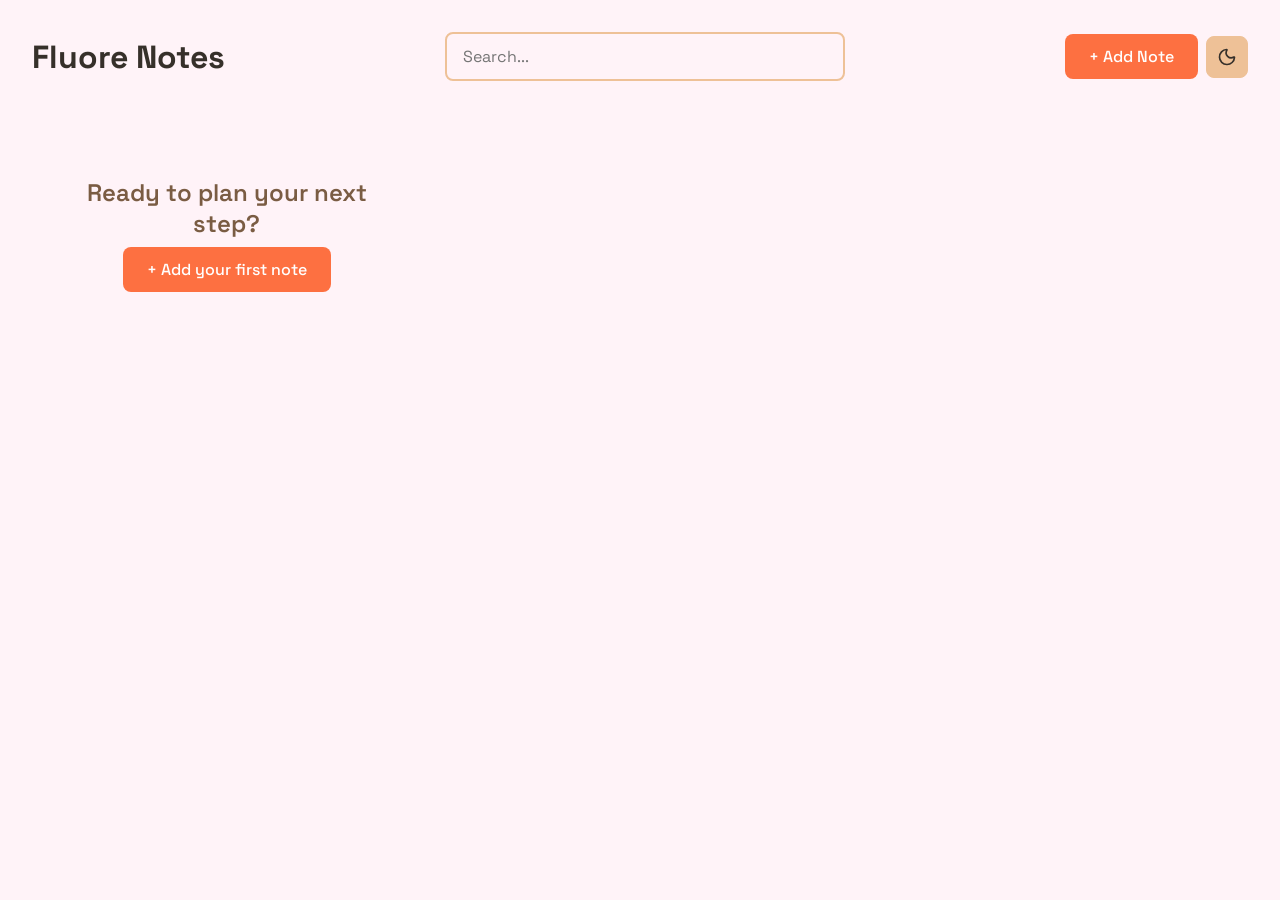
<file: index.html>
<!DOCTYPE html>
<html lang="en">
<head>
    <meta charset="UTF-8">
    <meta name="viewport" content="width=device-width, initial-scale=1.0">
    <title>Fluore</title>

    <meta name="google-site-verification" content="DSH0HZp0ZJgHmGOEcTpcjYUxs8lS-x4-sncp4mgwa3U" />

    <script
    src="https://js.sentry-cdn.com/c8f91f87a39161efba118c9aa3c41ac3.min.js"
    crossorigin="anonymous"
    ></script>

    <script>
    Sentry.onLoad(function() {
        Sentry.init({
        // Tracing
        tracesSampleRate: 1.0, // Capture 100% of the transactions
        });
    });
    </script>

    <link rel="stylesheet" href="style.css">
    <script src="app.js" defer></script>
</head>
<body>
    <header>
        <h1>Fluore Notes</h1>

        <input type="text" id="searchInput" class="search-bar" placeholder="Search...">

        <div class="header-actions">
            <button class="add-note-btn" onclick="openNoteDialog()">+ Add Note</button> <!-- also calling a function -->
            <button id="themeToggleBtn" class="theme-toggle-btn" aria-label="Toggle theme">
                <svg width="20" height="20" viewBox="0 0 24 24" fill="none" stroke="currentColor" stroke-width="2" stroke-linecap="round" stroke-linejoin="round"><path d="M21 12.79A9 9 0 1 1 11.21 3 7 7 0 0 0 21 12.79z"/></svg>
            </button>
        </div>
    </header>
    <main id="notesContainer" class="notes-grid">

    </main>
    <dialog id="noteDialog">
        <div class="dialog-content">
            <div class="dialog-header">
                <h2 class="dialog-title" id="dialogTitle">Add New Note</h2>
                <button class="close-btn" onclick="closeNoteDialog()">x</button> <!-- calling javascript function -->
            </div>

            <form id="noteForm">
                <div class="form-group">
                    <label for="noteTitle" class="form-label">Title</label>
                    <input type="text" id="noteTitle" class="form-input" placeholder="Enter Note Title..." required>
                </div>

                <div class="form-group">
                    <label for="noteContent" class="form-label">Content</label>
                    <textarea id="noteContent" class="form-textarea" placeholder="Write your note here..." required></textarea>
                </div>

                <div class="form-group">
                    <select id="noteColor" class="form-input">
                        <option value="">🎨 Default</option>
                        <option value="#FF3B30">🔴 Dusty Rose</option>
                        <option value="#FF9500">🟠 Warm Peach</option>
                        <option value="#FFCC00">🟡 Butter Cream</option>
                        <option value="#34C759">🟢 Sage Green</option>
                        <option value="#007AFF">🔵 Ice Cyan</option>
                        <option value="#AF52DE">🟣 Muted Lavender</option>
                        <option value="#FFFFFF">⚪ Soft Slate Gray</option>
                    </select>
                </div>

                <div class="dialog-actions">
                    <button type="button" class="cancel-btn" onclick="closeNoteDialog()">Cancel</button>
                    <button type="submit" class="save-btn">Save Note</button>
                </div>

            </form>
        </div>

    </dialog>
</body>
</html>
</file>
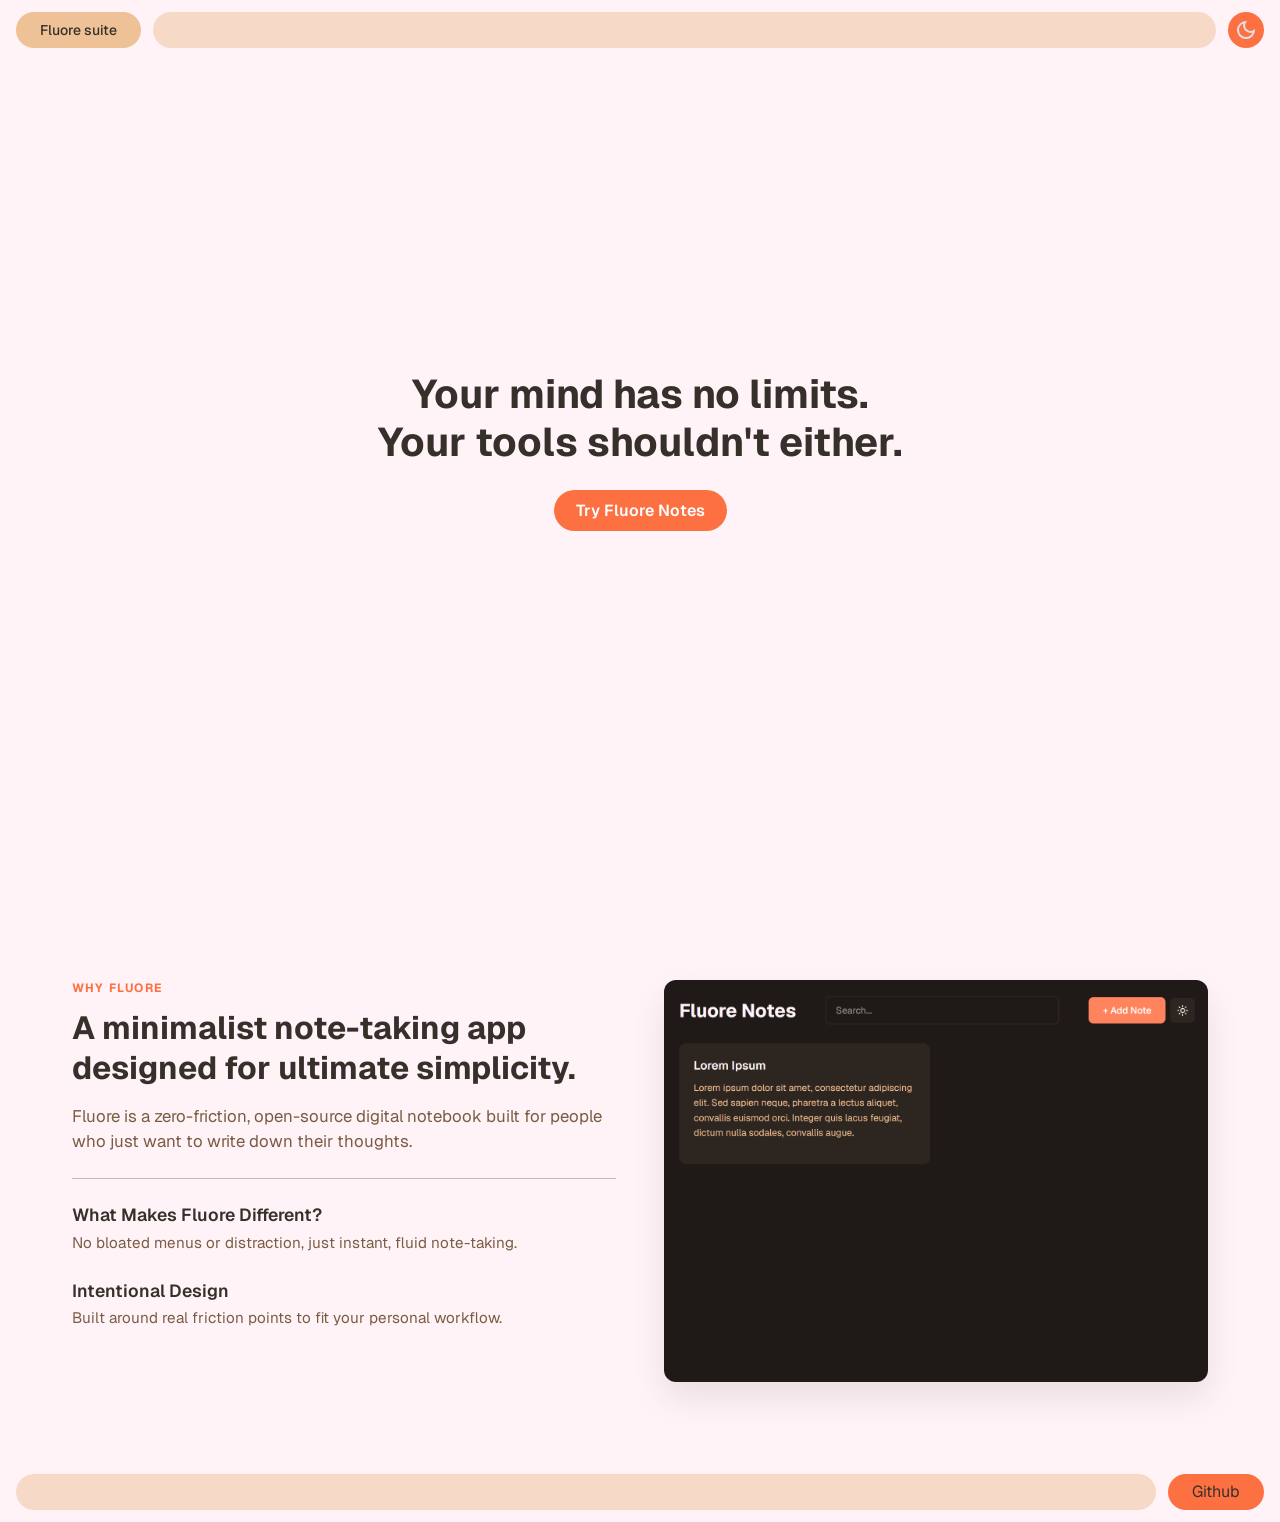
<file: apps/web/index.html>
<!DOCTYPE html>
<html lang="en">
<head>
    <meta charset="UTF-8">
    <meta name="viewport" content="width=device-width, initial-scale=1.0">
    <title>Fluore suite</title>
    <link rel="stylesheet" href="style.css">
    <script src="app.js" defer></script>
</head>

<body>
    <div class="first-screen">
        <header>
            <nav class="navbar">
                <div class="nav-brand">Fluore suite</div>
                <div class="gap"></div>
                <button id="themeToggleBtn" class="theme-switch" aria-label="Toggle theme">
                    <svg xmlns="http://www.w3.org/2000/svg" height="24px" viewBox="0 -960 960 960" width="24px" fill="#e3e3e3"><path d="M565-395q35-35 35-85t-35-85q-35-35-85-35t-85 35q-35 35-35 85t35 85q35 35 85 35t85-35Zm-226.5 56.5Q280-397 280-480t58.5-141.5Q397-680 480-680t141.5 58.5Q680-563 680-480t-58.5 141.5Q563-280 480-280t-141.5-58.5ZM200-440H40v-80h160v80Zm720 0H760v-80h160v80ZM440-760v-160h80v160h-80Zm0 720v-160h80v160h-80ZM256-650l-101-97 57-59 96 100-52 56Zm492 496-97-101 53-55 101 97-57 59Zm-98-550 97-101 59 57-100 96-56-52ZM154-212l101-97 55 53-97 101-59-57Zm326-268Z"/></svg>
                    <svg xmlns="http://www.w3.org/2000/svg" height="24px" viewBox="0 -960 960 960" width="24px" fill="#e3e3e3"><path d="M480-120q-150 0-255-105T120-480q0-150 105-255t255-105q14 0 27.5 1t26.5 3q-41 29-65.5 75.5T444-660q0 90 63 153t153 63q55 0 101-24.5t75-65.5q2 13 3 26.5t1 27.5q0 150-105 255T480-120Zm0-80q88 0 158-48.5T740-375q-20 5-40 8t-40 3q-123 0-209.5-86.5T364-660q0-20 3-40t8-40q-78 32-126.5 102T200-480q0 116 82 198t198 82Zm-10-270Z"/></svg>
                </button>
            </nav>
        </header>

        <section class="hero-section">
            <h1 class="hero-text">Your mind has no limits.<br>Your tools shouldn't either.</h1>
            <a href="https://fluore-notes.pages.dev/" class="primary-cta">Try Fluore Notes</a>
        </section>
    </div>

    <section class="introduction">
        <div class="intro-text">
            <span class="section-tag">WHY FLUORE</span>
            <h2>A minimalist note-taking app designed for ultimate simplicity.</h2>

            <h3 class="intro-subtitle">Fluore is a zero-friction, open-source digital notebook built for people who just want to write down their thoughts.</h3>
            
            <hr class="divider">

            <div class="feature-list">
                <div class="feature-item">
                    <h3>What Makes Fluore Different?</h3>
                    <p>No bloated menus or distraction, just instant, fluid note-taking.</p>
                </div>
                <div class="feature-item">
                    <h3>Intentional Design</h3>
                    <p>Built around real friction points to fit your personal workflow.</p>
                </div>
            </div>
            
            </div>

        <div class="intro-image">
            <img src="/assets/ss.png" alt="screenshot of Fluore Notes" class="notes-ss">
        </div>
    </section>

    <footer class="github">
        <div class="gap"></div>
        <a href="https://github.com/HamidAzizProtik/Fluore-Notes" class="github-btn">Github</a>
    </footer>
</body>
</html>
</file>
<file: style.css>
@import url('https://fonts.googleapis.com/css2?family=Space+Grotesk:wght@300..700&display=swap');

* {
  margin: 0;
  padding: 0;
  box-sizing: border-box;
}

:root {
  --brand-color: #fd7041;
  --brand-hover: #d25635;
  --base-color: #fff3f8;
  --surface-color: #eec197;
  --text-color: #36302a;
  --secondary-text-color: #7a5c43;
  --base-transparent-90: rgba(255, 243, 248, 0.9);
  --base-transparent-100: rgba(255, 243, 248, 1);
  --shadow-color: rgba(54, 48, 42, 0.1);
  --backdrop-color: rgba(54, 48, 42, 0.2);
}

.dark-theme {
  --brand-color: #ff845e;
  --brand-hover: #fd7041;
  --base-color: #1f1a17;
  --surface-color: #2d2520;
  --text-color: #fff3f8;
  --secondary-text-color: #eec197;
  --base-transparent-90: rgba(31, 26, 23, 0.9);
  --base-transparent-100: rgba(31, 26, 23, 1);
  --shadow-color: rgba(0, 0, 0, 0.5);
  --backdrop-color: rgba(31, 26, 23, 0.7);
}

body {
  font-family: 'Space Grotesk', sans-serif;
  margin: 2rem;
  background: var(--base-color);
  color: var(--text-color);
}

h1 {
  margin-bottom: 0;
}

button, input, textarea {
  font: inherit;
}

header {
  display: flex;
  justify-content: space-between;
  align-items: center;
  margin-bottom: 2rem;
  gap: 1rem;
}

.header-actions {
  display: flex;
  align-items: center;
  gap: 0.5rem;
}

.add-note-btn, .cancel-btn, .save-btn {
  padding: 0.75rem 1.5rem;
  border: none;
  border-radius: 0.5rem;
  cursor: pointer;
  font-weight: 500;
  transition: all 0.2s ease;
}

.add-note-btn, .save-btn {
  background: var(--brand-color);
  color: white;
}

.add-note-btn:hover, .save-btn:hover {
  background: var(--brand-hover);
}

.theme-toggle-btn {
  height: 42px;
  width: 42px;
  padding: 0;
  display: inline-flex;
  align-items: center;
  justify-content: center;
  background: var(--surface-color);
  color: var(--text-color);
  border: 1px solid var(--surface-color);
  border-radius: 0.5rem;
  cursor: pointer;
  transition: all 0.2s ease;
  margin-left: 0;
}

.theme-toggle-btn svg {
  width: 20px;
  height: 20px;
  display: block;
}

.theme-toggle-btn:hover {
  background: var(--brand-color);
  color: white;
}

.search-bar {
  flex: 1 0 100%; 
  max-width: 400px;
  margin: 0 1rem;
  padding: 0.75rem 1rem;
  border: 2px solid var(--surface-color);
  border-radius: 0.5rem;
  background: var(--base-color);
  color: var(--text-color);
  transition: border-color 0.2s ease;
}

.search-bar:focus {
  outline: none;
  border-color: var(--brand-color);
}

.notes-grid {
  display: grid;
  grid-template-columns: repeat(auto-fill, minmax(300px, 1fr));
  gap: 1.5rem;
}

.note-card {
  background: var(--surface-color);
  border-radius: 0.75rem;
  padding: 1.5rem;
  border: 1px solid var(--surface-color);
  transition: all 0.2s ease;
  position: relative;
}

.note-card:hover {
  transform: scale(1.02);
  box-shadow: 0 4px 20px var(--shadow-color);
}

.note-title {
  font-size: 1.25rem;
  font-weight: 600;
  margin-bottom: 0.75rem;
  color: var(--text-color);
  word-wrap: break-word;
}

.note-content {
  color: var(--secondary-text-color);
  line-height: 1.6;
  margin-bottom: 1rem;
  word-wrap: break-word;
  white-space: pre-wrap;
}

.note-actions {
  position: absolute;
  top: 1rem;
  right: 1rem;
  display: flex;
  gap: 0.5rem;
  opacity: 0;
  visibility: hidden;
  transition: all 0.2s ease;
}

.note-card:hover .note-actions {
  opacity: 1;
  visibility: visible;
}

.edit-btn, .delete-btn {
  width: 32px;
  height: 32px;
  border: none;
  border-radius: 0.375rem;
  cursor: pointer;
  display: flex;
  align-items: center;
  justify-content: center;
  transition: all 0.2s ease;
  backdrop-filter: blur(10px);
  background: var(--base-transparent-90);
  color: var(--text-color);
  border: 1px solid var(--surface-color);
}

.edit-btn:hover {
  background: var(--base-transparent-100);
  transform: scale(1.05);
}

.delete-btn:hover {
  background: #ff5252;
  transform: scale(1.05);
  color: white;
}

dialog {
  margin: auto;
  inset: 0;
  border: none;
  border-radius: 1rem;
  padding: 0;
  background: var(--surface-color);
  color: var(--text-color);
  max-width: 500px;
  width: 90vw;
}

dialog::backdrop {
  background: var(--backdrop-color);
  backdrop-filter: blur(4px);
}

.dialog-content {
  padding: 2rem;
}

.dialog-header {
  display: flex;
  justify-content: space-between;
  align-items: center;
  margin-bottom: 1.5rem;
}

.dialog-title {
  font-size: 1.5rem;
  font-weight: 600;
}

.close-btn {
  background: none;
  border: none;
  font-size: 1.5rem;
  cursor: pointer;
  color: var(--secondary-text-color);
  padding: 0.25rem;
  border-radius: 0.25rem;
  transition: background 0.2s ease;
}

.close-btn:hover {
  background: var(--surface-color);
}

.form-group {
  margin-bottom: 1.5rem;
}

.form-label {
  display: block;
  margin-bottom: 0.5rem;
  font-weight: 500;
  color: var(--text-color);
}

.form-input, .form-textarea {
  width: 100%;
  padding: 0.75rem;
  border: 2px solid var(--surface-color);
  border-radius: 0.5rem;
  font-size: 1rem;
  transition: border-color 0.2s ease;
  background: var(--base-color);
  color: var(--text-color);
}

.form-input:focus, .form-textarea:focus {
  outline: none;
  border-color: var(--brand-color);
}

.form-textarea {
  resize: vertical;
  min-height: 120px;
}

.dialog-actions {
  display: flex;
  gap: 1rem;
  justify-content: flex-end;
}

.cancel-btn {
  background: var(--base-color);
  color: var(--text-color);
}

.empty-state {
  text-align: center;
  padding: 4rem 2rem;
  color: var(--secondary-text-color);
}

.empty-state h2 {
  font-size: 1.5rem;
  margin-bottom: 0.5rem;
  font-weight: 600;
}

.empty-state p {
  font-size: 1rem;
  margin-bottom: 2rem;
}

/* Fix mobile layout */
@media (max-width: 600px) {
  body {
    margin: 1rem; 
  }

  header {
    flex-wrap: wrap; 
    justify-content: space-between;
    align-items: center;
    gap: 0.75rem;
  }

  header h1 {
    order: 1;
    font-size: 1.5rem;
  }

  .header-actions {
    order: 2;
    display: flex;
    align-items: center;
  }

  .add-note-btn {
    padding: 0.6rem 1rem;
    font-size: 0.9rem;
    white-space: nowrap;
  }

  .theme-toggle-btn {
    padding: 0.6rem 0.8rem;
  }

  .search-bar {
    order: 3; 
    margin: 0.5rem 0 0 0;
    max-width: 100%;
    width: 100%;
  }
}

/* Ensure dark text on cards with light pastel backgrounds */
.note-card[style*="background-color: #"],
.note-card[style*="background-color:#"] {
  color: #36302a;
}

.note-card[style*="background-color: #"] .note-title,
.note-card[style*="background-color:#"] .note-title {
  color: #36302a;
}

.note-card[style*="background-color: #"] .note-content,
.note-card[style*="background-color:#"] .note-content {
  color: #524336;
}
</file>
<file: apps/web/style.css>
@import url('https://fonts.googleapis.com/css2?family=Geist:wght@100..900&display=swap');

* {
    margin: 0;
    padding: 0;
    box-sizing: border-box;
}

:root {
    --brand-color: #fd7041;
    --brand-hover: #d25635;
    --base-color: #fff3f8;
    --surface-color: #eec197;
    --text-color: #36302a;
    --secondary-text-color: #7a5c43;
    --base-transparent-90: rgba(255, 243, 248, 0.9);
    --base-transparent-100: rgba(255, 243, 248, 1);
    --shadow-color: rgba(54, 48, 42, 0.1);
    --backdrop-color: rgba(54, 48, 42, 0.2);
}

.dark-theme {
    --brand-color: #ff845e;
    --brand-hover: #fd7041;
    --base-color: #1f1a17;
    --surface-color: #2d2520;
    --text-color: #fff3f8;
    --button-text-color: #fff3f8;
    --secondary-text-color: #eec197;
    --base-transparent-90: rgba(31, 26, 23, 0.9);
    --base-transparent-100: rgba(31, 26, 23, 1);
    --shadow-color: rgba(0, 0, 0, 0.5);
    --backdrop-color: rgba(31, 26, 23, 0.7);
}

body {
    font-family: 'Geist', sans-serif;
    margin: 0;
    background: var(--base-color);
    color: var(--text-color);
}

/* --- First Screen & Navigation --- */
.first-screen {
    position: relative;
    min-height: 100vh;
    min-height: 100dvh;
    display: flex;
    flex-direction: column;
}

header {
    position: absolute;
    top: 0;
    left: 0;
    width: 100%;
    z-index: 10;
}

.hero-section {
    flex: 1;
    display: flex;
    flex-direction: column;
    justify-content: center;
    align-items: center;
    text-align: center;
    padding: 2rem 1rem;
}

h1.hero-text {
    margin-bottom: 1.5rem;
    font-size: 2.5rem;
    line-height: 1.2;
}

.primary-cta {
    display: inline-flex;
    align-items: center;
    justify-content: center;
    background-color: var(--brand-color);
    color: #ffffff;
    font-size: 1rem;
    font-weight: 600;
    padding: 10px 22px;
    border-radius: 9999px;
    border: none;
    outline: none;
    cursor: pointer;
    text-decoration: none;
    transition: background-color 0.2s ease, transform 0.1s ease;
}

.primary-cta:hover {
    background-color: var(--brand-hover);
}

.primary-cta:active {
    transform: scale(0.98);
}

hr.divider {
    width: 100%;
    margin-top: 1.5rem;
    margin-bottom: 1.5rem; 
    border: none;
    border-top: 1px solid var(--secondary-text-color);
    opacity: 0.4;
}

.navbar {
    display: flex;
    align-items: center;
    width: 100%;
    padding: 12px 16px;
    gap: 12px;
    background-color: var(--base-color);
}

.navbar > * {
    height: 36px;
    border-radius: 9999px;
    border: none;
    outline: none;
    font-family: inherit;
    font-size: 14px;
    font-weight: 500;
    display: flex;
    align-items: center;
    justify-content: center;
    box-sizing: border-box;
}

.nav-brand {
    background-color: var(--surface-color);
    color: var(--text-color);
    padding: 0 24px;
    white-space: nowrap;
    flex-shrink: 0; 
}

.gap {
    flex: 1; 
    background-color: var(--surface-color);
    opacity: 0.5;
    min-width: 20px;
    height: 36px;
    border-radius: 9999px;
}

.theme-switch {
    background-color: var(--brand-color);
    width: 36px; 
    cursor: pointer;
    flex-shrink: 0;
}

#themeToggleBtn svg:first-child {
    display: none;
}

.dark-theme #themeToggleBtn svg:last-child {
    display: none;
}

.dark-theme #themeToggleBtn svg:first-child {
    display: block;
}

.login {
    background-color: var(--surface-color);
    color: var(--text-color);
    padding: 0 24px;
    cursor: pointer;
    flex-shrink: 0;
}

.signup {
    background-color: var(--surface-color);
    color: var(--secondary-text-color);
    padding: 0 24px;
    cursor: pointer;
    flex-shrink: 0;
}

.navbar button:hover {
    opacity: 0.9;
}

/* --- Introduction Section --- */
.introduction {
    display: flex;
    align-items: stretch;
    justify-content: space-between;
    gap: 3rem;
    padding: 5rem 2rem;
    max-width: 1200px;
    margin: 0 auto;
}

.intro-text {
    flex: 1;
    display: flex;
    flex-direction: column;
    align-items: flex-start; 
}

.section-tag {
    font-size: 0.75rem;
    font-weight: 700;
    letter-spacing: 0.1em;
    text-transform: uppercase;
    color: var(--brand-color);
    margin-bottom: 0.75rem;
}

.intro-text h2 {
    font-size: 2rem;
    font-weight: 700;
    line-height: 1.25;
    color: var(--text-color);
    margin-bottom: 1rem;
}

.intro-subtitle {
    font-size: 1.05rem;
    font-weight: 400;
    line-height: 1.5;
    color: var(--secondary-text-color);
}

.feature-list {
    display: flex;
    flex-direction: column;
    gap: 1.5rem;
    margin-bottom: 2.5rem;
    width: 100%;
}

.feature-item h3 {
    font-size: 1.1rem;
    font-weight: 600;
    color: var(--text-color);
    margin-bottom: 0.35rem;
}

.feature-item p {
    font-size: 0.95rem;
    line-height: 1.5;
    color: var(--secondary-text-color);
}

.intro-image {
    flex: 1;
    display: flex;
    align-items: center;
    justify-content: center;
}

.notes-ss {
    width: 100%;
    max-width: 600px;
    height: auto;
    display: block;
    border-radius: 12px;
    box-shadow: 0 16px 32px var(--shadow-color);
}

.secondary-cta {
    margin-top: auto;
    display: inline-flex;
    align-items: center;
    justify-content: center;
    height: 35px;
    padding: 0 24px;
    box-sizing: border-box;
    flex-shrink: 0;
    background-color: var(--brand-color);
    color: var(--button-text-color);
    font-family: inherit;
    border: none;
    border-radius: 9999px;
    cursor: pointer;
    transition: background-color 0.2s ease, transform 0.1s ease;
}

.secondary-cta:hover {
    background-color: var(--brand-hover);
}

.secondary-cta:active {
    transform: scale(0.98);
}

/* --- Footer --- */
.github {
    display: flex;
    align-items: center;
    gap: 12px;
    padding: 12px 16px;
}

.github-btn {
    text-decoration: none;
    display: inline-flex;
    align-items: center;
    justify-content: center;
    height: 36px;
    padding: 0 24px;
    box-sizing: border-box;
    flex-shrink: 0;
    background-color: var(--brand-color);
    color: var(--button-text-color);
    font-family: inherit;
    border: none;
    border-radius: 9999px;
    cursor: pointer;
    transition: background-color 0.2s ease, transform 0.1s ease;
}

.github-btn:hover {
    background-color: var(--brand-hover);
}

.github-btn:active {
    transform: scale(0.98);
}

@media (max-width: 768px) {
    .introduction {
        flex-direction: column;
        gap: 2rem;
        padding: 3rem 1.5rem;
    }

    .intro-text {
        align-items: center;
        text-align: center;
    }
}
</file>
